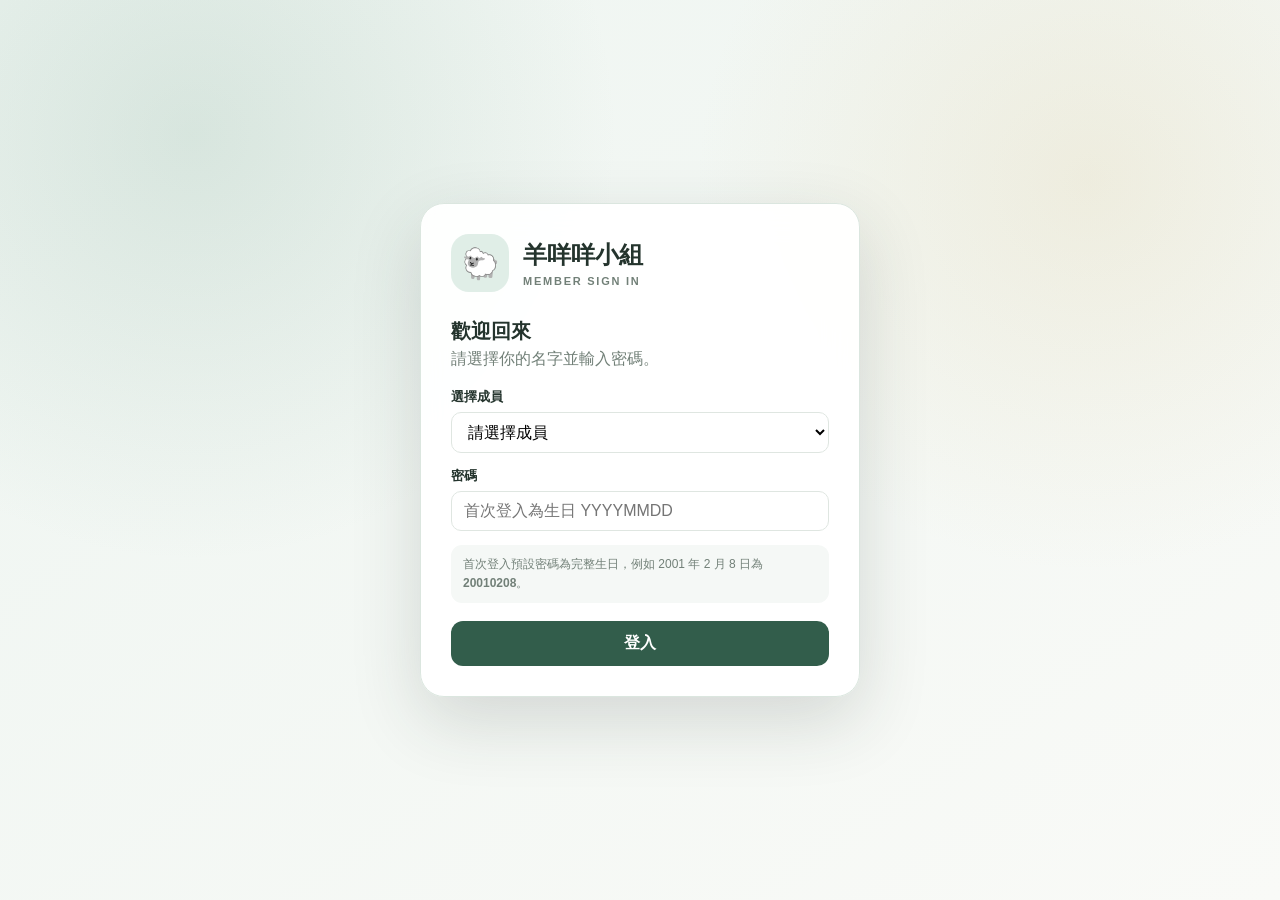
<file: index.html>
<!doctype html>
<html lang="zh-Hant">
<head>
  <meta charset="utf-8">
  <meta name="viewport" content="width=device-width,initial-scale=1,viewport-fit=cover">
  <meta name="theme-color" content="#325d4b">
  <title>羊咩咩小組管理 v13</title>
  <link rel="manifest" href="manifest.webmanifest?v=11.1">
  <link rel="stylesheet" href="styles.css?v=23">
</head>
<body>
  <section id="loginScreen" class="login-screen" hidden>
    <div class="login-card">
      <div class="login-brand">
        <div class="login-logo">🐑</div>
        <div><h1 id="loginGroupName">羊咩咩小組</h1><p>MEMBER SIGN IN</p></div>
      </div>
      <div class="login-intro">
        <strong>歡迎回來</strong>
        <span>請選擇你的名字並輸入密碼。</span>
      </div>
      <form id="loginForm">
        <div class="field">
          <label>選擇成員</label>
          <select id="loginMember" required></select>
        </div>
        <div class="field">
          <label>密碼</label>
          <input id="loginPassword" type="password" inputmode="numeric" autocomplete="current-password" required placeholder="首次登入為生日 YYYYMMDD">
        </div>
        <p class="login-help">首次登入預設密碼為完整生日，例如 2001 年 2 月 8 日為 <strong>20010208</strong>。</p>
        <button class="primary login-submit" type="submit">登入</button>
        <p id="loginError" class="login-error" hidden></p>
      </form>
    </div>
  </section>
  <div class="app-shell" id="appShell" hidden>
    <aside class="sidebar">
      <div class="brand">
        <div class="logo">🐑</div>
        <div><strong id="brandName">羊咩咩小組</strong><small>關懷與紀錄平台</small></div>
      </div>
      <nav id="nav">
        <button data-page="dashboard" class="active">⌂ <span>首頁</span></button>
        <button data-page="members">♙ <span>成員</span></button>
        <button data-page="meetings">✓ <span>聚會紀錄</span></button>
        <button data-page="interviews">♡ <span>一對一</span></button>
        <button data-page="analysis">▥ <span>小組分析</span></button>
        <button data-page="settings">⚙ <span>設定</span></button>
      </nav>
      <div class="version-badge">v23 · 登入提示優化</div><div class="privacy">🔒 資料只儲存在這台裝置的瀏覽器。共用裝置請勿使用。</div>
    </aside>

    <main>
      <header>
        <div>
          <h1 id="pageTitle">首頁</h1>
          <p id="pageSubtitle">掌握小組近況與需要關心的人</p>
        </div>
        <div class="header-actions"><button class="access-badge" id="accessBadge" type="button" title="帳號資訊">尚未登入</button><button class="secondary logout-btn" id="logoutButton" type="button">登出</button><button class="primary" id="mainAction">＋ 新增聚會</button></div>
      </header>
      <section id="view"></section>
    </main>
  </div>

  <dialog id="modal"><form method="dialog" id="modalForm"><div id="modalBody"></div></form></dialog>
  <div id="toast" class="toast"></div>

  <script src="initial-data.js?v=23"></script>
  <script src="app.js?v=23"></script>
</body>
</html>
</file>
<file: styles.css>
:root{--bg:#f4f6f3;--card:#fff;--ink:#24342d;--muted:#728078;--brand:#325d4b;--brand2:#e2eee8;--line:#dfe6e1;--danger:#a83a3a;--warn:#a66b13;--radius:18px;--shadow:0 8px 28px rgba(36,52,45,.08)}
*{box-sizing:border-box}body{margin:0;font-family:-apple-system,BlinkMacSystemFont,"Segoe UI","Noto Sans TC",sans-serif;background:var(--bg);color:var(--ink)}
button,input,select,textarea{font:inherit}.app-shell{min-height:100vh;display:grid;grid-template-columns:245px 1fr}
.sidebar{background:#203d32;color:white;padding:26px 18px;display:flex;flex-direction:column;position:sticky;top:0;height:100vh}
.brand{display:flex;gap:12px;align-items:center;padding:4px 8px 28px}.logo{font-size:30px}.brand strong,.brand small{display:block}.brand small{opacity:.65;margin-top:2px}
nav{display:grid;gap:7px}nav button{background:transparent;color:#dfeae5;border:0;border-radius:12px;text-align:left;padding:13px 14px;cursor:pointer;font-weight:650}nav button:hover,nav button.active{background:rgba(255,255,255,.13);color:#fff}
.privacy{margin-top:auto;font-size:12px;line-height:1.5;opacity:.65;padding:12px}
main{padding:30px;min-width:0}header{display:flex;align-items:center;justify-content:space-between;margin-bottom:24px;gap:15px}h1{margin:0;font-size:29px}header p{margin:5px 0 0;color:var(--muted)}
button{cursor:pointer}.primary{border:0;background:var(--brand);color:white;border-radius:12px;padding:12px 17px;font-weight:700}.secondary{border:1px solid var(--line);background:#fff;color:var(--ink);border-radius:10px;padding:9px 13px}.danger{color:var(--danger)}
.grid{display:grid;gap:16px}.kpis{grid-template-columns:repeat(4,minmax(0,1fr))}.card{background:var(--card);border:1px solid var(--line);border-radius:var(--radius);padding:20px;box-shadow:var(--shadow)}.kpi small{color:var(--muted)}.kpi strong{display:block;font-size:31px;margin:8px 0 3px}.kpi em{font-style:normal;font-size:12px;color:var(--brand)}
.two{grid-template-columns:1.2fr .8fr;margin-top:16px}.section-title{display:flex;align-items:center;justify-content:space-between;margin-bottom:14px}.section-title h2{font-size:18px;margin:0}
.list{display:grid;gap:10px}.list-item{border:1px solid var(--line);border-radius:13px;padding:13px;display:flex;justify-content:space-between;gap:12px;align-items:center}.list-item p{margin:3px 0 0;color:var(--muted);font-size:13px}.avatar{width:40px;height:40px;border-radius:50%;display:grid;place-items:center;background:var(--brand2);font-weight:800;color:var(--brand);flex:0 0 auto}.person{display:flex;gap:11px;align-items:center;min-width:0}.pill{font-size:12px;background:var(--brand2);color:var(--brand);padding:5px 9px;border-radius:999px;white-space:nowrap}.pill.warn{background:#fff0d8;color:var(--warn)}.pill.danger{background:#fde6e6;color:var(--danger)}
.toolbar{display:flex;gap:10px;margin-bottom:15px;flex-wrap:wrap}.toolbar input,.toolbar select{background:#fff;border:1px solid var(--line);border-radius:11px;padding:11px 13px;min-width:180px}.toolbar input{flex:1}
.table-wrap{overflow:auto;border:1px solid var(--line);border-radius:15px;background:#fff}.table{width:100%;border-collapse:collapse;min-width:850px}.table th,.table td{padding:13px 14px;border-bottom:1px solid var(--line);text-align:left;vertical-align:middle}.table th{font-size:12px;color:var(--muted);background:#f9faf9;position:sticky;top:0}.table tr:last-child td{border-bottom:0}.link{border:0;background:none;color:var(--brand);font-weight:700;padding:0}
.empty{text-align:center;padding:44px;color:var(--muted)}.calendar-row{display:grid;grid-template-columns:120px 1fr auto;gap:15px;align-items:center}.attendance-dots{display:flex;flex-wrap:wrap;gap:5px}.dot{width:25px;height:25px;border-radius:50%;display:grid;place-items:center;font-size:10px;background:#e7ece9;color:#708078}.dot.yes{background:#dcefe5;color:#246044}
dialog{border:0;border-radius:18px;padding:0;width:min(760px,calc(100% - 24px));box-shadow:0 25px 80px rgba(0,0,0,.25)}dialog::backdrop{background:rgba(17,32,26,.55)}#modalBody{padding:24px}.modal-head{display:flex;justify-content:space-between;align-items:center;margin-bottom:18px}.modal-head h2{margin:0}.icon-btn{border:0;background:#edf1ef;border-radius:50%;width:34px;height:34px}.form-grid{display:grid;grid-template-columns:1fr 1fr;gap:14px}.field{display:grid;gap:6px}.field.full{grid-column:1/-1}.field label{font-size:13px;font-weight:700}.field input,.field select,.field textarea{border:1px solid var(--line);border-radius:10px;padding:10px 12px;width:100%;background:#fff}.field textarea{min-height:90px;resize:vertical}.modal-actions{display:flex;justify-content:flex-end;gap:10px;margin-top:20px}
.check-grid{display:grid;grid-template-columns:repeat(2,1fr);gap:9px}.check-card{border:1px solid var(--line);border-radius:12px;padding:10px}.check-card label{display:flex;align-items:center;gap:8px;font-weight:700}.check-card textarea{width:100%;margin-top:8px;border:1px solid var(--line);border-radius:9px;padding:8px;min-height:62px}
.detail-head{display:flex;gap:16px;align-items:center;margin-bottom:18px}.detail-head .avatar{width:60px;height:60px;font-size:22px}.detail-grid{display:grid;grid-template-columns:repeat(3,1fr);gap:10px}.detail-cell{background:#f6f8f6;border-radius:12px;padding:11px}.detail-cell small{color:var(--muted);display:block}.detail-cell strong{display:block;margin-top:4px;font-size:14px}
.toast{position:fixed;right:22px;bottom:22px;background:#203d32;color:#fff;padding:12px 17px;border-radius:11px;opacity:0;transform:translateY(15px);pointer-events:none;transition:.2s}.toast.show{opacity:1;transform:none}
.note{padding:13px;border-radius:12px;background:#fff8e8;color:#765516;font-size:13px;line-height:1.5}.settings-grid{grid-template-columns:repeat(2,1fr)}.big-action{padding:20px;text-align:left}.big-action strong{display:block;font-size:17px;margin-bottom:5px}.big-action p{color:var(--muted);margin:0 0 13px}
@media(max-width:900px){.app-shell{grid-template-columns:1fr}.sidebar{height:auto;position:fixed;bottom:0;top:auto;left:0;right:0;z-index:20;padding:7px 8px}.brand,.privacy{display:none}nav{display:grid;grid-template-columns:repeat(6,1fr);gap:3px}nav button{text-align:center;padding:9px 2px;font-size:11px}nav button span{display:block;margin-top:3px}main{padding:20px 16px 92px}.kpis{grid-template-columns:repeat(2,1fr)}.two,.settings-grid{grid-template-columns:1fr}.calendar-row{grid-template-columns:1fr}.form-grid{grid-template-columns:1fr}.field.full{grid-column:auto}.detail-grid{grid-template-columns:repeat(2,1fr)}header{align-items:flex-start}.primary{padding:11px 13px}}
@media(max-width:480px){h1{font-size:24px}.kpis{grid-template-columns:1fr 1fr}.card{padding:15px}.kpi strong{font-size:25px}.check-grid{grid-template-columns:1fr}.detail-grid{grid-template-columns:1fr}}

.member-interview-title{margin-top:24px}.interview-history{max-height:300px;overflow:auto}.empty.compact{padding:22px}.interview-history .list-item p{max-width:470px;white-space:nowrap;overflow:hidden;text-overflow:ellipsis}

.prayer-history{max-height:320px;overflow:auto}.prayer-item{align-items:flex-start}.prayer-item p{white-space:pre-wrap;line-height:1.55}.meeting-actions{display:flex;align-items:center;gap:8px;flex-wrap:wrap;justify-content:flex-end}.bar-chart{height:210px;display:flex;align-items:flex-end;gap:10px;overflow-x:auto;padding:15px 4px 0}.bar-col{min-width:34px;height:190px;display:flex;flex-direction:column;justify-content:flex-end;align-items:center;gap:5px}.bar-col>span,.bar-col small{font-size:11px;color:var(--muted)}.bar{width:26px;background:var(--brand);border-radius:7px 7px 2px 2px;min-height:8px}.rank-list{display:grid;gap:13px}.rank-row{display:grid;grid-template-columns:90px 1fr 44px;align-items:center;gap:10px;font-size:13px}.progress{height:10px;background:#e7ece9;border-radius:999px;overflow:hidden}.progress i{display:block;height:100%;background:var(--brand);border-radius:999px}@media(max-width:900px){.meeting-actions{justify-content:flex-start}.meeting-manage-row{grid-template-columns:1fr}.rank-row{grid-template-columns:72px 1fr 40px}}


/* v4 visual polish */
body{background:radial-gradient(circle at 85% 5%,rgba(111,168,139,.16),transparent 26%),linear-gradient(135deg,#f7f9f6 0%,#eef4f0 100%);background-attachment:fixed}
main{animation:pageEnter .35s ease both}.card{transition:transform .22s ease,box-shadow .22s ease,border-color .22s ease;backdrop-filter:blur(6px)}.card:hover{transform:translateY(-3px);box-shadow:0 14px 36px rgba(36,52,45,.13);border-color:#cbd9d1}.kpi{position:relative;overflow:hidden}.kpi:after{content:"";position:absolute;width:90px;height:90px;border-radius:50%;right:-34px;top:-34px;background:linear-gradient(135deg,rgba(50,93,75,.18),rgba(50,93,75,.03))}
.primary,.secondary,nav button,.link{transition:transform .16s ease,box-shadow .16s ease,background .16s ease}.primary:hover,.secondary:hover{transform:translateY(-1px)}.primary:hover{box-shadow:0 8px 18px rgba(50,93,75,.24)}.primary:active,.secondary:active{transform:scale(.97)}
.list-item{transition:transform .18s ease,background .18s ease,border-color .18s ease}.list-item:hover{transform:translateX(3px);background:#fbfdfb;border-color:#cad8d0}.avatar{box-shadow:inset 0 0 0 1px rgba(50,93,75,.08);transition:transform .2s ease}.list-item:hover .avatar,.table tr:hover .avatar{transform:scale(1.08) rotate(-2deg)}
.table tbody tr{transition:background .16s ease}.table tbody tr:hover{background:#f4f8f5}.sort-head{display:flex;align-items:center;gap:6px;border:0;background:transparent;color:var(--muted);font-weight:750;padding:0;white-space:nowrap}.sort-head span{font-size:10px;opacity:.55}.sort-head.active{color:var(--brand)}.sort-head.active span{opacity:1}.table th:has(.sort-head){cursor:pointer}
.focus-banner{display:flex;justify-content:space-between;align-items:center;gap:18px;padding:20px 22px;margin-bottom:16px;border-radius:20px;background:linear-gradient(120deg,#dcebe3,#f8fbf9);border:1px solid #cfe0d6;box-shadow:var(--shadow);animation:pageEnter .45s ease both}.focus-banner small{display:block;color:var(--brand);font-weight:800;letter-spacing:.08em}.focus-banner strong{display:block;font-size:22px;margin:4px 0}.focus-banner p{margin:0;color:var(--muted);font-size:13px}
.bar{animation:growBar .65s cubic-bezier(.2,.8,.2,1) both;transform-origin:bottom}.progress i{animation:growWidth .7s ease both;transform-origin:left}.toast.show{animation:toastPop .28s ease both}dialog[open]{animation:modalIn .22s ease both}dialog[open]::backdrop{animation:fadeIn .2s ease both}
@keyframes pageEnter{from{opacity:0;transform:translateY(8px)}to{opacity:1;transform:none}}@keyframes growBar{from{transform:scaleY(.05);opacity:.2}to{transform:scaleY(1);opacity:1}}@keyframes growWidth{from{transform:scaleX(.05)}to{transform:scaleX(1)}}@keyframes modalIn{from{opacity:0;transform:translateY(12px) scale(.98)}to{opacity:1;transform:none}}@keyframes fadeIn{from{opacity:0}to{opacity:1}}@keyframes toastPop{0%{transform:translateY(15px) scale(.96)}100%{transform:none}}
@media(max-width:700px){.focus-banner{align-items:flex-start;flex-direction:column}.focus-banner .secondary{width:100%}}
@media(prefers-reduced-motion:reduce){*,*:before,*:after{animation:none!important;transition:none!important;scroll-behavior:auto!important}}

/* v6 dashboard interactions & bilingual labels */
.title-en{font-size:.44em;font-weight:700;letter-spacing:.11em;color:var(--muted);margin-left:8px;vertical-align:middle;text-transform:uppercase}.title-en.small{font-size:.48em}.section-en{font-size:10px;font-weight:750;letter-spacing:.1em;color:var(--muted);margin-left:7px}.kpi-action{font:inherit;color:inherit;text-align:left;width:100%;cursor:pointer;position:relative}.kpi-action small b{display:block;font-size:9px;letter-spacing:.09em;margin-top:3px;color:#91a098}.hover-panel{position:absolute;z-index:30;left:12px;right:12px;top:calc(100% - 7px);background:#18392d;color:white;border-radius:14px;padding:13px;box-shadow:0 16px 40px rgba(18,43,34,.28);opacity:0;visibility:hidden;transform:translateY(8px) scale(.98);transition:.18s ease;max-height:250px;overflow:auto;pointer-events:none}.kpi-action:hover{z-index:35}.kpi-action:hover .hover-panel,.kpi-action:focus-visible .hover-panel{opacity:1;visibility:visible;transform:none}.hover-panel h4{margin:0 0 8px;font-size:12px;letter-spacing:.06em}.hover-panel div{display:flex;justify-content:space-between;gap:12px;padding:5px 0;border-top:1px solid rgba(255,255,255,.12);font-size:12px}.hover-panel div span{opacity:.72}.list-button{width:100%;background:transparent;color:inherit;text-align:left;font:inherit;cursor:pointer}.list-button:hover{box-shadow:0 7px 18px rgba(36,52,45,.07)}.export-btn{margin-left:auto}.export-intro{color:var(--muted);font-size:13px;margin:-5px 0 16px}.export-options{display:grid;gap:10px}.export-options label{display:flex;gap:11px;align-items:flex-start;border:1px solid var(--line);border-radius:13px;padding:13px;cursor:pointer;transition:.18s ease}.export-options label:hover{border-color:#a9c0b4;background:#f7faf8;transform:translateY(-1px)}.export-options input{margin-top:4px;accent-color:var(--brand)}.export-options strong,.export-options small{display:block}.export-options small{color:var(--muted);margin-top:3px}.spotlight{animation:spotlightPulse 1.8s ease!important}@keyframes spotlightPulse{0%,100%{box-shadow:none}30%,70%{box-shadow:0 0 0 4px rgba(50,93,75,.24),0 12px 30px rgba(50,93,75,.16);background:#edf7f1}}
@media(max-width:900px){.hover-panel{display:none}.title-en{display:block;margin:2px 0 0;font-size:.34em}.section-en{display:block;margin:3px 0 0}.export-btn{margin-left:0}.toolbar .export-btn{width:100%}}

/* v7 permissions, reliable KPI popovers, and selective export */
.header-actions{display:flex;align-items:center;gap:10px}.access-badge{border:1px solid #c8d7cf;background:rgba(255,255,255,.82);color:var(--brand);border-radius:999px;padding:9px 13px;font-size:12px;font-weight:800;box-shadow:0 5px 16px rgba(36,52,45,.08)}.access-badge:hover{background:#fff;transform:translateY(-1px)}
.kpis{position:relative;isolation:isolate}.kpi-action{overflow:visible!important;z-index:1}.kpi-action:hover,.kpi-action:focus-within{z-index:80}.kpi-action:after{pointer-events:none}.hover-panel{top:calc(100% + 8px);left:0;right:auto;width:min(320px,calc(100vw - 48px));max-height:310px;overflow:auto;display:block!important}.kpi-action:nth-child(3) .hover-panel,.kpi-action:nth-child(4) .hover-panel{left:auto;right:0}.kpi-action:hover .hover-panel,.kpi-action:focus .hover-panel,.kpi-action:focus-visible .hover-panel{opacity:1;visibility:visible;transform:translateY(0) scale(1)}
.privacy-lock{margin-top:18px;padding:14px 16px;border-radius:13px;background:#f4f0f7;color:#66506f;border:1px solid #e4dbe9;font-size:13px}.own-prayer{margin-top:9px;padding:10px 12px;border-radius:11px;background:#f0f6f2;color:#43584d;white-space:pre-wrap;font-size:13px;line-height:1.5}.rank-button{border:0;background:transparent;width:100%;padding:4px 0;text-align:left;color:inherit}.rank-button:hover strong{color:var(--brand)}
.export-select-head{display:flex;justify-content:space-between;align-items:center;margin:18px 0 9px}.member-export-grid{display:grid;grid-template-columns:repeat(3,1fr);gap:8px;max-height:220px;overflow:auto;padding:2px}.member-export-option{display:flex;gap:9px;align-items:center;border:1px solid var(--line);border-radius:11px;padding:10px;cursor:pointer;background:#fff}.member-export-option:hover{border-color:#a9c0b4;background:#f7faf8}.member-export-option input{accent-color:var(--brand)}.member-export-option strong,.member-export-option small{display:block}.member-export-option small{color:var(--muted);margin-top:2px}
.permission-cards{display:grid;grid-template-columns:repeat(5,1fr);gap:9px;margin-top:18px}.permission-cards>div{border:1px solid var(--line);border-radius:13px;padding:12px;background:#f9fbf9}.permission-cards strong,.permission-cards span{display:block}.permission-cards span{font-size:12px;color:var(--muted);margin-top:5px;line-height:1.45}.access-settings select{min-height:43px}
[hidden]{display:none!important}
@media(max-width:900px){.header-actions{flex-direction:column;align-items:flex-end}.access-badge{max-width:180px;white-space:nowrap;overflow:hidden;text-overflow:ellipsis}.hover-panel{position:fixed;left:16px!important;right:16px!important;top:auto;bottom:88px;width:auto;max-height:42vh}.kpi-action:focus .hover-panel,.kpi-action:focus-visible .hover-panel{opacity:1;visibility:visible}.member-export-grid{grid-template-columns:repeat(2,1fr)}.permission-cards{grid-template-columns:1fr 1fr}.sidebar nav{grid-template-columns:repeat(6,minmax(0,1fr))}}
@media(max-width:520px){.member-export-grid,.permission-cards{grid-template-columns:1fr}.header-actions{gap:7px}.access-badge{font-size:10px;padding:7px 10px}}

/* v8: keep KPI detail popovers above all following dashboard/analysis cards */
#view,
main,
.grid,
.kpis {
  overflow: visible;
}

.kpis {
  position: relative;
  z-index: 120;
  isolation: auto;
}

.kpis:has(.kpi-action:hover),
.kpis:has(.kpi-action:focus),
.kpis:has(.kpi-action:focus-visible) {
  z-index: 1000;
}

.kpi-action {
  position: relative;
  overflow: visible !important;
  isolation: auto;
}

.kpi-action:hover,
.kpi-action:focus,
.kpi-action:focus-visible {
  z-index: 1100;
}

.hover-panel {
  z-index: 1200 !important;
  box-shadow: 0 22px 55px rgba(18,43,34,.38);
}

/* Content following KPI cards must stay in a lower stacking layer. */
.kpis + .grid,
.kpis + .card,
.focus-banner + .kpis + .grid,
.focus-banner + .kpis + .card {
  position: relative;
  z-index: 1;
}

@media (hover:none), (pointer:coarse) {
  .kpi-action:focus .hover-panel,
  .kpi-action:focus-visible .hover-panel {
    z-index: 2000 !important;
  }
}


/* v9: persistent, smaller and scrollable KPI details */
.hover-panel{top:calc(100% - 2px)!important;width:min(300px,calc(100vw - 48px))!important;max-height:260px!important;padding:11px 12px!important;font-size:11px!important;line-height:1.35;pointer-events:auto!important;overflow:hidden!important;cursor:default;text-align:left}
.hover-panel h4{font-size:11px!important;margin:0 0 6px!important;letter-spacing:.04em;position:sticky;top:0;background:#18392d;padding-bottom:5px;z-index:2}
.hover-scroll{max-height:210px;overflow-y:auto;overscroll-behavior:contain;padding-right:5px;scrollbar-width:thin;scrollbar-color:rgba(255,255,255,.38) transparent}
.hover-scroll::-webkit-scrollbar{width:6px}.hover-scroll::-webkit-scrollbar-thumb{background:rgba(255,255,255,.32);border-radius:99px}
.hover-row{display:flex!important;justify-content:space-between;align-items:flex-start;gap:10px;padding:4px 0!important;border-top:1px solid rgba(255,255,255,.1)!important;font-size:11px!important}
.hover-row strong{font-size:11px;font-weight:700}.hover-row span{font-size:10px;opacity:.76;text-align:right}
.kpi-action:hover .hover-panel,.kpi-action:focus-within .hover-panel,.hover-panel:hover{opacity:1!important;visibility:visible!important;transform:none!important}
.permission-table-wrap{overflow:auto;border:1px solid var(--line);border-radius:14px}.permission-table{width:100%;border-collapse:collapse;min-width:820px;background:#fff}.permission-table th,.permission-table td{padding:11px 10px;border-bottom:1px solid var(--line);text-align:center}.permission-table th{font-size:11px;color:var(--muted);background:#f7faf8}.permission-table td:first-child,.permission-table th:first-child{text-align:left;position:sticky;left:0;background:#fff;z-index:1}.permission-table input{width:17px;height:17px;accent-color:var(--brand)}.permission-table input:disabled{opacity:.45}.permission-editor .modal-actions{margin-top:16px}
@media(max-width:900px){.hover-panel{position:fixed!important;left:16px!important;right:16px!important;top:auto!important;bottom:88px!important;width:auto!important;max-height:44vh!important}.hover-scroll{max-height:34vh}}

/* v10: vertical popover rows, richer analytics, and own-member scope */
.hover-row{display:block!important;text-align:left!important;padding:7px 0!important}
.hover-row strong,.hover-row span{display:block!important;text-align:left!important;width:100%}
.hover-row strong{font-size:11px!important;line-height:1.35}
.hover-row span{font-size:10px!important;margin-top:2px;line-height:1.35;opacity:.72!important}
.analytics-3{grid-template-columns:repeat(3,minmax(0,1fr));margin-top:16px}
.mini-columns,.spark-bars{height:175px;display:flex;align-items:flex-end;gap:9px;padding:12px 4px 0;overflow-x:auto}
.mini-col,.spark-bars>div{min-width:34px;flex:1;display:flex;flex-direction:column;align-items:center;justify-content:flex-end;gap:5px;height:100%}
.mini-col i,.spark-bars i{display:block;width:100%;max-width:28px;border-radius:8px 8px 3px 3px;background:linear-gradient(180deg,#7fb39a,#325d4b);animation:barGrow .55s ease both;transform-origin:bottom}
.mini-col span{font-size:11px;font-weight:800}.mini-col small,.spark-bars small{font-size:9px;color:var(--muted);white-space:nowrap}
.spark-bars i{max-width:20px;background:linear-gradient(180deg,#9dbfac,#4a755f)}
.donut-list{display:grid;gap:13px;padding-top:6px}.donut-list>div{display:grid;grid-template-columns:minmax(90px,1fr) 2fr 28px;gap:10px;align-items:center;font-size:12px}.donut-list strong{text-align:right}.donut-list .progress{height:9px}
@keyframes barGrow{from{transform:scaleY(.05);opacity:.35}to{transform:scaleY(1);opacity:1}}
@media(max-width:1000px){.analytics-3{grid-template-columns:1fr}.mini-columns,.spark-bars{height:155px}}

/* v11.1 unmistakable hotfix */
.version-badge{font-size:10px;letter-spacing:.08em;text-transform:uppercase;color:#d9eee4;background:rgba(255,255,255,.1);border:1px solid rgba(255,255,255,.16);border-radius:999px;padding:6px 9px;margin:0 8px 10px;width:max-content}
.scope-hint{display:block;font-size:9px;color:var(--brand);margin-top:3px;font-weight:700}
/* Tooltip rows are always vertical, not side-by-side. */
.hover-panel .hover-row{display:flex!important;flex-direction:column!important;align-items:flex-start!important;justify-content:flex-start!important;gap:2px!important;text-align:left!important}
.hover-panel .hover-row strong,.hover-panel .hover-row span{display:block!important;width:100%!important;text-align:left!important;white-space:normal!important}
/* Make all newly added analytics visibly distinct. */
.analytics-3>.card{min-height:250px;border-top:3px solid rgba(50,93,75,.35)}
.analytics-3 .section-title{margin-bottom:18px}
@media(max-width:900px){.version-badge{display:none}}


/* v12: strict vertical KPI popovers */
.hover-panel .hover-scroll{display:flex!important;flex-direction:column!important;gap:0!important}
.hover-panel .hover-row{display:grid!important;grid-template-columns:1fr!important;gap:2px!important;align-items:start!important;justify-items:start!important;width:100%!important;padding:8px 0!important}
.hover-panel .hover-row strong,.hover-panel .hover-row span{display:block!important;width:100%!important;text-align:left!important;white-space:normal!important}
.hover-panel .hover-row strong{font-size:11px!important;line-height:1.35!important}
.hover-panel .hover-row span{font-size:10px!important;line-height:1.35!important;margin:0!important}

/* v12: self member full-page profile */
.self-profile{display:grid;gap:16px}
.self-profile-hero{display:flex;justify-content:space-between;align-items:center;gap:16px;padding:22px}
.self-profile-hero .person{align-items:center}.self-profile-hero .avatar{width:58px;height:58px;font-size:20px}
.self-profile-grid{display:grid;grid-template-columns:repeat(2,minmax(0,1fr));gap:14px}
.self-profile .field{background:#fff;border:1px solid var(--line);border-radius:14px;padding:14px}
.self-profile .field input,.self-profile .field textarea{background:#f9fbfa}
.self-profile-actions{position:sticky;bottom:14px;display:flex;justify-content:flex-end;gap:10px;background:rgba(244,246,243,.9);backdrop-filter:blur(10px);padding:12px;border-radius:14px;border:1px solid var(--line);z-index:3}
.self-history-grid{display:grid;grid-template-columns:1fr 1fr;gap:16px}
@media(max-width:760px){.self-profile-grid,.self-history-grid{grid-template-columns:1fr}.self-profile-hero{align-items:flex-start;flex-direction:column}.self-profile-actions{bottom:78px}}

/* v13: pastoral analytics */
.analysis-note{margin-bottom:16px;padding:13px 15px;border:1px solid #d8e5dd;background:#f4faf6;border-radius:13px;color:#4c6257;font-size:12px;line-height:1.65}
.analysis-kpis{grid-template-columns:repeat(4,minmax(0,1fr));position:relative;z-index:10}
.analytics-2{grid-template-columns:repeat(2,minmax(0,1fr));margin-top:16px}
.profile-stats{display:grid;grid-template-columns:repeat(2,1fr);gap:12px}.profile-stats>div{padding:16px;border:1px solid var(--line);border-radius:14px;background:#f8faf8;text-align:center}.profile-stats strong{font-size:25px;display:block}.profile-stats span{font-size:11px;color:var(--muted);margin-top:5px;display:block}
.formation-table{display:grid;gap:8px}.formation-head,.formation-row{display:grid;grid-template-columns:1.5fr repeat(3,.7fr);gap:8px;align-items:center}.formation-head{font-size:10px;color:var(--muted);font-weight:800;text-transform:uppercase;padding:0 10px}.formation-row{border:1px solid var(--line);border-radius:12px;padding:11px 10px;font-size:12px}.formation-row span{text-align:center;border-radius:999px;padding:5px 3px;font-weight:800}.formation-row .good{background:#dff1e6;color:#286148}.formation-row .mid{background:#fff0d8;color:#8b5e17}.formation-row .bad{background:#fde6e6;color:#9b3e3e}
.insight-list{display:grid;gap:10px}.insight-item{border-left:4px solid #7da18f;background:#f7faf8;border-radius:10px;padding:12px 13px}.insight-item.warn{border-color:#d39a42;background:#fff9ed}.insight-item.danger{border-color:#bf5a5a;background:#fff3f3}.insight-item strong{font-size:13px}.insight-item p{font-size:12px;line-height:1.55;color:var(--muted);margin:5px 0 0}
@media(max-width:1200px){.analysis-kpis{grid-template-columns:repeat(2,minmax(0,1fr))}}
@media(max-width:900px){.analytics-2{grid-template-columns:1fr}.analysis-kpis{grid-template-columns:repeat(2,minmax(0,1fr))}}
@media(max-width:520px){.analysis-kpis{grid-template-columns:1fr}.profile-stats{grid-template-columns:1fr 1fr}.formation-head,.formation-row{grid-template-columns:1.2fr repeat(3,.65fr);font-size:10px}}

/* v15 Excel-style dropdowns and scoring */
.field-score{display:inline-flex;margin-left:6px;padding:2px 7px;border-radius:999px;background:#e7f0eb;color:#2d634e;font-size:11px;font-weight:800}
.score-badge{display:grid;text-align:right}.score-badge small{color:var(--muted);font-size:11px}.score-badge strong{font-size:27px;color:var(--brand)}
.score-pill{display:inline-flex;min-width:54px;justify-content:center;padding:5px 9px;border-radius:999px;background:linear-gradient(135deg,#e6f2ec,#f2ead7);color:#244f3e;font-weight:800;font-size:12px}
.score-preview{display:grid;grid-template-columns:1fr auto;align-items:center;gap:4px 14px;padding:15px 17px;border-radius:14px;background:linear-gradient(135deg,#eaf4ef,#fff7e7);border:1px solid #d9e7df}
.score-preview span{font-weight:800}.score-preview strong{font-size:22px;color:var(--brand)}.score-preview small{grid-column:1/-1;color:var(--muted)}
.multi-select-box{display:flex;flex-wrap:wrap;gap:8px;padding:10px;border:1px solid var(--line);border-radius:12px;background:#fff;max-height:180px;overflow:auto}
.multi-option{position:relative}.multi-option input{position:absolute;opacity:0;pointer-events:none}.multi-option span{display:inline-flex;padding:7px 10px;border-radius:999px;background:#f0f3f1;border:1px solid #dde5e0;font-size:12px;cursor:pointer;transition:.16s}
.multi-option input:checked+span{background:#dceee5;border-color:#84b49d;color:#245b43;font-weight:750}
.multi-option input:disabled+span{cursor:not-allowed;opacity:.65}
@media(max-width:700px){.score-preview{grid-template-columns:1fr}.score-preview strong{font-size:20px}.score-preview small{grid-column:auto}}

/* v16 hidden weights, notes, and option management */
.field-with-note{display:grid;grid-template-columns:minmax(180px,.8fr) minmax(220px,1.2fr);gap:12px;align-items:start}
.field-with-note .select-side,.field-with-note .note-side{display:grid;gap:6px}
.field-with-note textarea{min-height:68px;resize:vertical}
.field-score{display:none!important}
.score-preview small{max-width:560px}
.option-editor{overflow:hidden}
.option-field-tabs{display:flex;gap:8px;overflow-x:auto;padding:4px 0 14px;scrollbar-width:thin}
.option-tab{white-space:nowrap;border:1px solid var(--line);background:#fff;border-radius:999px;padding:8px 12px;color:var(--ink)}
.option-tab.active{background:var(--brand);color:#fff;border-color:var(--brand)}
.option-field-editor{display:none}.option-field-editor.active{display:block}
.option-editor-head{display:flex;justify-content:space-between;align-items:center;gap:12px;margin-bottom:12px}
.option-editor-head small{display:block;color:var(--muted);margin-top:3px}
.option-row-list{display:grid;gap:8px}
.option-config-row{display:grid;grid-template-columns:24px minmax(180px,1fr) 110px 38px;gap:8px;align-items:center;padding:9px;border:1px solid var(--line);border-radius:12px;background:#fafcfb}
.option-config-row input{border:1px solid var(--line);border-radius:9px;padding:9px 10px;background:#fff;width:100%}
.drag-handle{color:var(--muted);text-align:center;cursor:grab}
.option-score-input::before{content:'權重'}
@media(max-width:700px){
 .field-with-note{grid-template-columns:1fr}
 .option-config-row{grid-template-columns:20px 1fr 78px 34px}
}

/* v17 actual changes */
.field-score{display:none!important}
.field-with-note{display:grid!important;grid-template-columns:minmax(190px,.85fr) minmax(240px,1.15fr);gap:12px;align-items:start}
.field-with-note .select-side,.field-with-note .note-side{display:grid;gap:6px}
.field-with-note textarea{min-height:72px;resize:vertical}
.option-editor{overflow:hidden}
.option-field-tabs{display:flex;gap:8px;overflow-x:auto;padding:4px 0 14px;scrollbar-width:thin}
.option-tab{white-space:nowrap;border:1px solid var(--line);background:#fff;border-radius:999px;padding:8px 12px;color:var(--ink)}
.option-tab.active{background:var(--brand);color:#fff;border-color:var(--brand)}
.option-field-editor{display:none}.option-field-editor.active{display:block}
.option-editor-head{display:flex;justify-content:space-between;align-items:center;gap:12px;margin-bottom:12px}
.option-editor-head small{display:block;color:var(--muted);margin-top:3px}
.option-row-list{display:grid;gap:8px}
.option-config-row{display:grid;grid-template-columns:24px minmax(180px,1fr) 110px 38px;gap:8px;align-items:center;padding:9px;border:1px solid var(--line);border-radius:12px;background:#fafcfb}
.option-config-row input{border:1px solid var(--line);border-radius:9px;padding:9px 10px;background:#fff;width:100%}
.drag-handle{color:var(--muted);text-align:center}
@media(max-width:700px){
 .field-with-note{grid-template-columns:1fr!important}
 .option-config-row{grid-template-columns:20px 1fr 78px 34px}
}

/* v18 collapsible notes */
.field-with-note{display:block!important}
.select-note-field{
  padding:14px;
  border:1px solid var(--line);
  border-radius:14px;
  background:linear-gradient(180deg,#fff,#fbfcfb);
}
.select-note-head{
  display:grid;
  grid-template-columns:minmax(0,1fr) auto;
  gap:12px;
  align-items:end;
}
.select-note-head .select-side{
  display:grid;
  gap:6px;
  min-width:0;
}
.note-toggle{
  align-self:end;
  border:1px solid var(--line);
  background:#fff;
  color:var(--brand);
  border-radius:10px;
  padding:9px 12px;
  font-size:12px;
  font-weight:800;
  white-space:nowrap;
  transition:.18s ease;
}
.note-toggle:hover,.note-toggle.active{
  background:var(--brand2);
  border-color:#b9d3c7;
  transform:translateY(-1px);
}
.note-panel{
  display:grid;
  gap:6px;
  max-height:0;
  opacity:0;
  overflow:hidden;
  margin-top:0;
  transition:max-height .24s ease,opacity .18s ease,margin-top .18s ease;
}
.select-note-field.note-open .note-panel{
  max-height:180px;
  opacity:1;
  margin-top:12px;
}
.note-panel label{
  font-size:12px;
  color:var(--muted);
  font-weight:750;
}
.note-panel textarea{
  min-height:76px;
  resize:vertical;
  border:1px solid var(--line);
  border-radius:11px;
  background:#fffdf8;
  padding:11px 12px;
  line-height:1.5;
}
.note-panel textarea:focus{
  outline:none;
  border-color:#8fb5a4;
  box-shadow:0 0 0 3px rgba(50,93,75,.10);
}
@media(max-width:700px){
  .select-note-head{grid-template-columns:1fr}
  .note-toggle{justify-self:start}
  .select-note-field{padding:12px}
}

/* v19 self profile layout */
.self-profile-v19{max-width:1180px;margin:0 auto}
.self-profile-v19 .self-profile-hero{
 display:flex;align-items:center;justify-content:space-between;gap:24px;
 padding:22px 24px;margin-bottom:18px
}
.profile-avatar{width:62px;height:62px;font-size:20px}
.self-profile-v19 .self-profile-hero h2{margin:0;font-size:28px}
.self-profile-v19 .self-profile-hero p{margin:5px 0 0;color:var(--muted)}
.self-profile-v19 .self-profile-hero p span{font-size:11px;letter-spacing:.12em;font-weight:800}
.profile-summary{display:grid;grid-template-columns:repeat(3,minmax(110px,1fr));gap:10px}
.profile-summary>div{padding:12px 14px;border:1px solid var(--line);border-radius:13px;background:#f9fbfa;min-width:120px}
.profile-summary small{display:block;color:var(--muted);font-size:11px;margin-bottom:3px}
.profile-summary strong{font-size:17px}
.profile-form{display:grid;gap:18px}
.profile-section{
 background:#fff;border:1px solid var(--line);border-radius:18px;padding:20px;
 box-shadow:var(--shadow)
}
.profile-section-head{display:flex;justify-content:space-between;align-items:center;margin-bottom:16px}
.profile-section-head h3{margin:0;font-size:18px}
.profile-section-head small{display:block;color:var(--muted);font-size:10px;letter-spacing:.12em;margin-top:3px;font-weight:800}
.profile-section-grid{display:grid;gap:14px}
.profile-section-grid.two-col{grid-template-columns:repeat(2,minmax(0,1fr))}
.profile-section-grid.one-col{grid-template-columns:1fr;margin-top:14px}
.profile-section .field{margin:0}
.profile-section .field>label,.profile-section .select-side>label{font-size:12px;color:#35443d}
.profile-section input,.profile-section select{min-height:43px;background:#fbfcfb}
.profile-section .select-note-field{padding:12px;background:#fbfcfb;box-shadow:none}
.profile-section .multi-select-box{max-height:none;background:#fbfcfb}
.profile-score-card{margin-top:0}
.sticky-actions{
 position:sticky;bottom:14px;z-index:8;
 background:rgba(255,255,255,.92);backdrop-filter:blur(12px);
 border:1px solid var(--line);border-radius:15px;padding:12px 14px;
 box-shadow:0 10px 30px rgba(36,52,45,.14)
}
.self-history-grid{margin-top:18px}
@media(max-width:900px){
 .self-profile-v19 .self-profile-hero{align-items:flex-start;flex-direction:column}
 .profile-summary{width:100%;grid-template-columns:repeat(3,1fr)}
 .profile-section-grid.two-col{grid-template-columns:1fr}
}
@media(max-width:560px){
 .profile-summary{grid-template-columns:1fr}
 .self-profile-v19 .self-profile-hero{padding:18px}
 .profile-section{padding:16px}
 .sticky-actions{bottom:78px}
}

/* v20 inline notes in member details */
.detail-cell.has-inline-note{align-self:stretch}
.detail-inline-note{margin:8px -2px -1px;padding:8px 10px;border-top:1px dashed #d8e1dc;color:#56665e;font-size:12px;line-height:1.55;font-weight:500;white-space:pre-wrap;overflow-wrap:anywhere}
.detail-inline-note::before{content:'備註';display:inline-block;margin-right:7px;padding:1px 6px;border-radius:999px;background:#e6f0eb;color:#315e4b;font-size:10px;font-weight:800;vertical-align:1px}

/* v21 login and account management */
.login-screen{
 min-height:100vh;display:grid;place-items:center;padding:24px;
 background:
 radial-gradient(circle at 15% 15%,rgba(129,171,151,.22),transparent 32%),
 radial-gradient(circle at 85% 20%,rgba(221,204,158,.25),transparent 30%),
 linear-gradient(145deg,#eef5f1,#f9faf7)
}
.login-card{
 width:min(440px,100%);background:rgba(255,255,255,.94);border:1px solid #dbe6df;
 border-radius:24px;padding:30px;box-shadow:0 24px 70px rgba(36,52,45,.16);backdrop-filter:blur(16px)
}
.login-brand{display:flex;align-items:center;gap:14px;margin-bottom:26px}
.login-logo{width:58px;height:58px;border-radius:18px;display:grid;place-items:center;background:#e0eee7;font-size:30px}
.login-brand h1{margin:0;font-size:24px}.login-brand p{margin:4px 0 0;color:var(--muted);font-size:11px;letter-spacing:.16em;font-weight:800}
.login-intro{display:grid;gap:4px;margin-bottom:18px}.login-intro strong{font-size:20px}.login-intro span{color:var(--muted)}
.login-card form{display:grid;gap:14px}.login-submit{width:100%;margin-top:4px}
.login-help{margin:0;font-size:12px;line-height:1.55;color:var(--muted);background:#f5f8f6;border-radius:11px;padding:10px 12px}
.login-error{margin:0;color:var(--danger);background:#fdeaea;border-radius:10px;padding:10px 12px;font-size:13px}
.logout-btn{white-space:nowrap}
.account-management .table{min-width:760px}.account-card{margin-bottom:16px}
@media(max-width:700px){
 .login-card{padding:22px;border-radius:20px}
 .logout-btn{display:none}
}

/* v22 member role management */
.role-select{
 min-width:118px;
 border:1px solid var(--line);
 border-radius:10px;
 padding:8px 30px 8px 10px;
 background:#fff;
 color:var(--ink);
 font-weight:700;
}
.role-select:focus{
 outline:none;
 border-color:#8fb5a4;
 box-shadow:0 0 0 3px rgba(50,93,75,.10);
}
</file>
